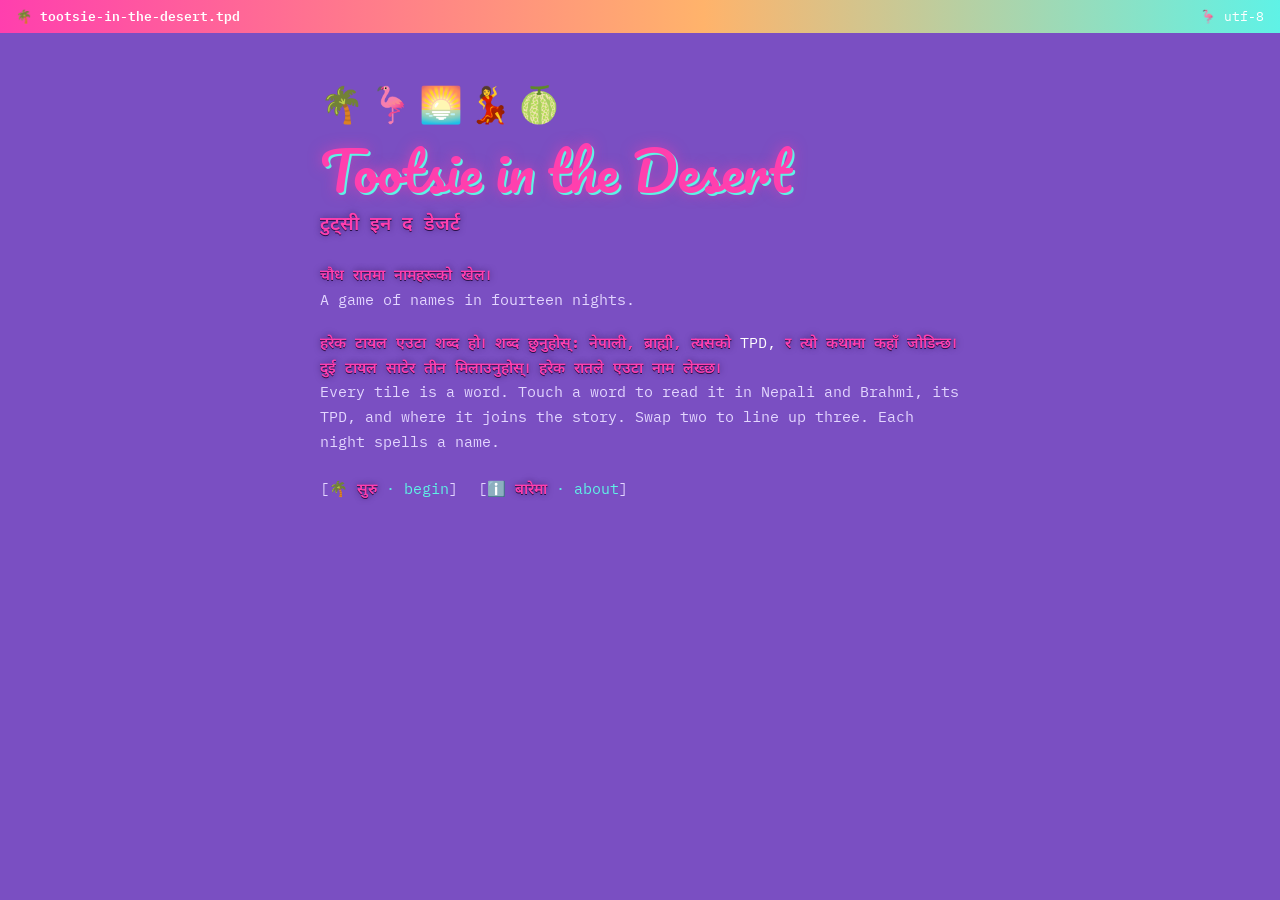
<file: tootsie-in-the-desert/index.html>
<!doctype html>
<html lang="ne">
<head>
<meta charset="utf-8">
<meta name="viewport" content="width=device-width, initial-scale=1, viewport-fit=cover">
<title>Tootsie in the Desert</title>
<link rel="preconnect" href="https://fonts.googleapis.com">
<link rel="preconnect" href="https://fonts.gstatic.com" crossorigin>
<link rel="stylesheet" href="https://fonts.googleapis.com/css2?family=IBM+Plex+Mono:ital,wght@0,400;0,600;1,400&family=Pacifico&family=Noto+Sans+Brahmi&family=Noto+Sans+Devanagari:wght@400;600&display=swap">
<style>
/* Layout: a plain text editor, painted Miami, on jacaranda purple. One column.
   A single deliberate look in every theme: the jacaranda does not change at night. */
:root {
  --paper: #7a4fc2;     /* jacaranda purple */
  --ink: #ffffff;
  --faint: #e3d6ff;
  --rule: #9672d6;
  --gutter: #6a41b2;    /* deeper jacaranda: inputs, the bar of goals */
  --mark: #5ff2e6;      /* aqua: commands, the cursor */
  --aqua: #5ff2e6;
  --sun: #ffb36b;       /* sunset */
  --pink: #ff3fae;      /* hot pink: every Devanagari letter */
  --shade: #2a0f4a;     /* outline under the pink */
  --on-neon: #ffffff;
  --font: "IBM Plex Mono", "Noto Sans Devanagari", ui-monospace, "SF Mono", Menlo, Consolas, monospace;
  color-scheme: dark;
}
[hidden] { display: none !important; }
html, body { height: 100%; }
body { margin: 0; background: var(--paper); color: var(--ink); font: 400 15px/1.65 var(--font); }
.bar {
  position: sticky; top: env(safe-area-inset-top, 0px); z-index: 2;
  background: linear-gradient(90deg, var(--pink), var(--sun) 55%, var(--aqua));
  padding-inline: 16px; padding-block: 6px;
  font-size: 0.8rem; color: var(--on-neon); display: flex; justify-content: space-between; gap: 12px;
}
.bar b { color: var(--on-neon); font-weight: 600; }
.wrap { max-width: 640px; margin: 0 auto; padding-inline: 16px; padding-block: 24px 64px; }
section[id] { display: flex; flex-direction: column; gap: 1.2em; }
h1, h2, h3, p, blockquote, ul, ol { margin: 0; }
h1, h2 { font-size: 1rem; font-weight: 600; }
h1 .en, h2 .en { font-weight: 400; }
h1::before, h2::before { content: "# "; color: var(--faint); font-weight: 400; }
.meta { color: var(--faint); }
.dim { opacity: 0.3; }

/* commands look like text you can click */
.cmd {
  font: inherit; color: var(--mark); background: none; border: 0; padding: 4px 0; cursor: pointer;
  min-height: 32px; text-align: left;
}
.cmd::before { content: "["; color: var(--faint); }
.cmd::after { content: "]"; color: var(--faint); }
.cmd:hover { text-decoration: underline; color: var(--aqua); }
.cmds { display: flex; flex-wrap: wrap; gap: 4px 20px; }
button:focus-visible, input:focus-visible, #board:focus-visible { outline: 1px dashed var(--mark); outline-offset: 3px; }

/* nights: a file listing */
.night-list { list-style: none; padding: 0; display: flex; flex-direction: column; }
.night {
  width: 100%; display: grid; grid-template-columns: 1.6em 1fr auto; gap: 10px; align-items: baseline;
  font: inherit; color: var(--ink); background: none; border: 0; border-bottom: 1px solid var(--rule);
  padding: 8px 0; text-align: left; cursor: pointer;
}
.night:hover:not(:disabled) .night-title { color: var(--mark); text-decoration: underline; }
.night:disabled { color: var(--faint); cursor: default; }
.night-text { min-width: 0; display: flex; flex-direction: column; }
.night-text .eyebrow { color: var(--faint); font-size: 0.8rem; }
.night-stars, .stars { color: var(--faint); letter-spacing: 0.1em; }

/* passages */
.passage { display: flex; flex-direction: column; gap: 1em; }
.passage.quiet { color: var(--faint); }
.stamp { font-size: 0.8rem; color: var(--faint); }
.hint { color: var(--faint); }
.hint::before { content: "// "; }
.eyebrow { color: var(--faint); }
.display { font-size: 1rem; font-weight: 600; }
.lede { color: var(--faint); }

/* play */
.hud { display: flex; justify-content: space-between; align-items: baseline; gap: 12px; flex-wrap: wrap; }
.goals { list-style: none; padding: 0; display: flex; flex-wrap: wrap; gap: 4px 16px; }
.goal { font-variant-numeric: tabular-nums; }
.goal .em { font-size: 1.15rem; margin-right: 4px; }
.goal.met { color: var(--faint); text-decoration: line-through; }
#moves { font-variant-numeric: tabular-nums; }
#board {
  --cell: 40px;
  position: relative; width: 100%; max-width: 440px; aspect-ratio: 1 / 1; margin: 0 auto;
  border: 2px solid var(--pink); border-radius: 6px; touch-action: none; user-select: none; -webkit-user-select: none; overflow: hidden;
  box-shadow: 4px 4px 0 var(--aqua);
  background-image: linear-gradient(var(--rule) 1px, transparent 1px), linear-gradient(90deg, var(--rule) 1px, transparent 1px),
    linear-gradient(180deg, color-mix(in srgb, var(--shade) 30%, var(--paper)), color-mix(in srgb, var(--shade) 45%, var(--paper)));
  background-size: calc(100% / 8) calc(100% / 8), calc(100% / 8) calc(100% / 8), 100% 100%;
}
#board.knock { animation: knock 0.45s; }
@keyframes knock { 20%, 60% { transform: translateX(-4px); } 40%, 80% { transform: translateX(4px); } }
#overlays, #tiles { position: absolute; inset: 0; }
.ov, .tile, #cursor { position: absolute; left: 0; top: 0; width: var(--cell); height: var(--cell); }
.ov { display: grid; place-items: center; font-size: calc(var(--cell) * 0.8); opacity: 0.18; }
.tile { display: grid; place-items: center; transition: transform 0.2s ease-out; will-change: transform; }
.tile .em { font-size: calc(var(--cell) * 0.62); line-height: 1; transition: transform 0.2s, opacity 0.2s; }
.em.purple { filter: hue-rotate(190deg) saturate(1.5); }
.tile.sel::before { content: ""; position: absolute; inset: 1px; background: color-mix(in srgb, var(--mark) 18%, transparent); }
.tile.pop .em { transform: scale(1.4); opacity: 0; }
.tile.nope .em { animation: nope 0.24s; }
@keyframes nope { 50% { transform: translateX(3px); } }
.tile.born .em { animation: born 0.4s; }
@keyframes born { 0% { transform: scale(0.5); } }
.tile.whisper .em { animation: whisper 0.6s; }
@keyframes whisper { 0% { opacity: 0.1; } }
.tile.hid .em { font-family: var(--font); color: var(--faint); font-size: calc(var(--cell) * 0.4); }
.tile.special::after { content: ""; position: absolute; inset: 2px; border: 1px solid var(--mark); }
.badge { position: absolute; font-size: calc(var(--cell) * 0.24); right: 3px; bottom: 1px; }
.badge-v { transform: rotate(90deg); }
#cursor { border: 1px dashed var(--mark); pointer-events: none; }
.toast {
  position: fixed; left: 16px; right: 16px; bottom: calc(12px + env(safe-area-inset-bottom, 0px));
  max-width: 608px; margin: 0 auto; background: var(--gutter); border: 1px solid var(--rule); color: var(--ink);
  padding: 8px 12px; font-size: 0.85rem; opacity: 0; pointer-events: none; transition: opacity 0.2s; z-index: 5;
}
.toast::before { content: "> "; color: var(--faint); }
.toast.on { opacity: 1; }

/* Devanagari, hot pink, everywhere */
.dev { color: var(--pink); font-weight: 600; text-shadow: 0 1px 0 var(--shade), 0 0 6px color-mix(in srgb, var(--shade) 60%, transparent); }
.cmd .dev { color: var(--pink); }

/* Miami */
.marquee { display: flex; flex-direction: column; gap: 0.4em; padding-block: 1.2em 0.4em; }
.palms { font-size: 2.2rem; letter-spacing: 0.15em; }
.neon {
  font-family: "Pacifico", cursive; font-weight: 400; font-size: clamp(2.2rem, 11vw, 3.4rem); line-height: 1.15;
  color: var(--pink); text-shadow: 2px 2px 0 var(--aqua), 0 0 14px color-mix(in srgb, var(--pink) 60%, transparent); margin: 0;
}
.neon::before { content: none; }
.marquee .ne-title { font-size: 1.2rem; font-weight: 600; }
.tap { color: var(--aqua); font-size: 0.85rem; }

/* the exact opposite */
.flip { background: color-mix(in srgb, var(--aqua) 22%, transparent); border-bottom: 1px dashed var(--aqua); }
#storyText p, #resultCard .passage p, #ending .passage p, .w-lines li, .vtext { cursor: pointer; }
.flipped { box-shadow: -3px 0 0 var(--aqua); padding-left: 8px; }
.flipped::after { content: "GENERATED · उल्टो"; display: block; font-size: 0.72rem; color: var(--aqua); margin-top: 2px; }

/* English beside Nepali */
.en { color: var(--faint); font-weight: 400; }
h2 .en::before { content: "· "; }
.night-title { font-weight: 600; }
.night-en { color: var(--faint); font-size: 0.85rem; }
.ne { font-size: 1.15rem; }
.w-branches { list-style: none; padding: 0; display: flex; flex-direction: column; gap: 0.25em; font-size: 0.85rem; }
.kind { color: var(--aqua); }
.kind::after { content: ":"; color: var(--faint); }

/* the word panel */
.word-panel { border-top: 1px solid var(--rule); border-bottom: 1px solid var(--rule); padding-block: 0.8em; display: flex; flex-direction: column; gap: 0.5em; min-height: 6.5em; }
.w-head { display: flex; align-items: baseline; gap: 0.6em; flex-wrap: wrap; }
.w-head .em { font-size: 1.4rem; }
.brahmi { font-family: "Noto Sans Brahmi", var(--font); font-size: 1.35rem; color: var(--mark); }
.w-tpd { font-size: 0.85rem; }
.w-lines { list-style: none; padding: 0; display: flex; flex-direction: column; gap: 0.5em; }
.w-lines li::before { content: "- "; color: var(--faint); }
.w-lines .meta { font-size: 0.8rem; }
mark { background: color-mix(in srgb, var(--mark) 22%, transparent); color: inherit; }

/* result */
.rebus { font-size: 2.6rem; line-height: 1.1; display: flex; gap: 0.15em; flex-wrap: wrap; }
.versions { display: flex; flex-direction: column; gap: 1.2em; border-top: 1px solid var(--rule); padding-top: 1.2em; }
.versions h3 { font-size: 1rem; font-weight: 600; }
.versions h3::before { content: "## "; color: var(--faint); font-weight: 400; }
.vlabel { font-weight: 600; }
.vgroup ul { list-style: none; padding: 0; display: flex; flex-direction: column; gap: 0.5em; margin-top: 0.3em; }
.vgroup li { display: flex; flex-direction: column; }
.vgroup li .vtext::before { content: "- "; color: var(--faint); }
.vsrc { color: var(--faint); font-size: 0.8rem; padding-left: 2ch; }
.actions { display: flex; flex-wrap: wrap; gap: 4px 20px; }

/* finale */
.field { display: flex; flex-direction: column; gap: 4px; }
.field label { color: var(--faint); }
.field input { font: inherit; color: var(--ink); background: var(--gutter); border: 1px solid var(--rule); padding: 8px 10px; width: 100%; box-sizing: border-box; }
.picked { font-size: 1.8rem; min-height: 2.2rem; }
.picked .dim { font-size: 0.9rem; opacity: 1; color: var(--faint); }
.emoji-pick { display: grid; grid-template-columns: repeat(auto-fill, minmax(40px, 1fr)); border-top: 1px solid var(--rule); border-left: 1px solid var(--rule); }
.pick { aspect-ratio: 1; background: none; border: 0; border-right: 1px solid var(--rule); border-bottom: 1px solid var(--rule); font-size: 1.3rem; cursor: pointer; padding: 0; }
.pick.on { background: color-mix(in srgb, var(--mark) 20%, transparent); }

.about-list { padding-left: 0; list-style: none; }
.about-list li::before { content: "- "; color: var(--faint); }
.stamps { display: grid; grid-template-columns: auto 1fr; gap: 6px 14px; margin: 0; }
.stamps dt { color: var(--mark); }
.stamps dd { margin: 0; }

@media (prefers-reduced-motion: reduce) {
  .tile, .tile .em, .toast { transition-duration: 0.01s; }
  #board.knock { animation: none; }
}
</style>
</head>
<body>
<div class="bar"><b>🌴 tootsie-in-the-desert.tpd</b><span>🦩 utf-8</span></div>
<main class="wrap">

  <section id="title">
    <div class="marquee">
      <p class="palms" aria-hidden="true">🌴🦩🌅💃🍈</p>
      <h1 class="neon">Tootsie in the Desert</h1>
      <p class="ne-title">टुट्सी इन द डेजर्ट</p>
    </div>
    <p>चौध रातमा नामहरूको खेल।<br><span class="en">A game of names in fourteen nights.</span></p>
    <p>हरेक टायल एउटा शब्द हो। शब्द छुनुहोस्: नेपाली, ब्राह्मी, त्यसको TPD, र त्यो कथामा कहाँ जोडिन्छ। दुई टायल साटेर तीन मिलाउनुहोस्। हरेक रातले एउटा नाम लेख्छ।<br>
    <span class="en">Every tile is a word. Touch a word to read it in Nepali and Brahmi, its TPD, and where it joins the story. Swap two to line up three. Each night spells a name.</span></p>
    <div class="cmds">
      <button class="cmd" data-go="nights">🌴 सुरु · begin</button>
      <button class="cmd" data-go="about">ℹ️ बारेमा · about</button>
    </div>
  </section>

  <section id="nights" hidden>
    <div class="hud"><h2>🌙 रातहरू <span class="en">Nights</span></h2><button class="cmd" data-go="title">↩️ फर्क · back</button></div>
    <ol class="night-list" id="nightList"></ol>
  </section>

  <section id="story" hidden>
    <div class="hud"><span class="meta" id="storyEyebrow"></span><button class="cmd" data-go="nights">↩️ फर्क · back</button></div>
    <h2 id="storyTitle"></h2>
    <p class="meta">📜 मूल अङ्ग्रेजीमा · in the original English</p>
    <p class="tap">👆 पाठ छुनुहोस्, ठ्याक्कै उल्टो पाउनुहोस् · tap the text for its exact opposite</p>
    <blockquote class="passage">
      <div id="storyText" class="passage"></div>
      <footer class="stamp">SOURCED · TPD <span id="storySrc"></span></footer>
    </blockquote>
    <p class="hint" id="storyHint"></p>
    <div class="cmds"><button class="cmd" id="playBtn">▶️ खेल · play</button></div>
  </section>

  <section id="play" hidden>
    <div class="hud">
      <span><span class="meta" id="playEyebrow"></span> <span id="playTitle"></span></span>
      <span><span id="moves">०</span> <span class="meta">👣 चाल · moves</span></span>
    </div>
    <ul class="goals" id="goals" aria-label="Goals"></ul>
    <div id="board" tabindex="0" role="application" aria-label="Game board. Arrow keys move, Enter selects, then an arrow swaps.">
      <div id="overlays"></div>
      <div id="tiles"></div>
      <div id="cursor" hidden></div>
    </div>
    <div id="wordPanel" class="word-panel" aria-live="polite"></div>
    <p class="hint" id="playHint"></p>
    <div class="hud">
      <span class="meta">⭐ अङ्क · score <span id="score">०</span></span>
      <span class="cmds"><button class="cmd" id="restartBtn">🔁 फेरि · restart</button><button class="cmd" data-go="nights">🌙 रातहरू · nights</button></span>
    </div>
  </section>

  <section id="result" hidden>
    <div id="resultCard" style="display:flex;flex-direction:column;gap:1.2em"></div>
  </section>

  <section id="finale" hidden>
    <h2>✍️ तपाईंको नाम <span class="en">Your name</span></h2>
    <form id="nameForm" style="display:flex;flex-direction:column;gap:1.2em">
      <div class="field">
        <label for="yourName">नाम · name</label>
        <input id="yourName" name="yourName" autocomplete="given-name" maxlength="40" placeholder="Habibi">
      </div>
      <div class="field">
        <label>इमोजीमा, तीनसम्म · in emoji, up to three</label>
        <div class="picked" id="picked"></div>
        <div class="emoji-pick" id="emojiPick"></div>
      </div>
      <div class="cmds"><button class="cmd" type="submit">✍️ लेख · write</button></div>
    </form>
    <div id="ending" hidden style="display:flex;flex-direction:column;gap:1.2em"></div>
  </section>

  <section id="about" hidden>
    <div class="hud"><h2>ℹ️ बारेमा <span class="en">About</span></h2><button class="cmd" data-go="title">↩️ फर्क · back</button></div>
    <p>हरेक अंश एउटा TPD बाट आएको हो। सबै संस्करण एउटै कथा हुन्। TPD हरू फरक परे, सबै संस्करण सँगै राखिएका छन्।<br>
    <span class="en">Every passage comes from a TPD. All versions are one story. Where TPDs disagree, every version is kept and shown side by side.</span></p>
    <p>हरेक टायल एउटा शब्द हो: नेपालीमा, ब्राह्मीमा, अरू भाषामा, उस्तै आवाजमा, र गलत सुनिएको रूपमा पनि। गलत अनुवाद पनि शब्दको TPD हो।<br>
    <span class="en">Every tile is a word: in Nepali, in Brahmi, in other languages, in words that sound the same, and as it gets misheard. A mistranslation is part of the word's TPD too.</span></p>
    <p>👆 कुनै पनि पाठ छुनुहोस्, ठ्याक्कै उल्टो बन्छ। फेरि छुनुहोस्, फर्किन्छ। उल्टो पाठ GENERATED हो।<br>
    <span class="en">Tap any text and it becomes its exact opposite. Tap again and it comes back. The opposite is GENERATED; the TPD is underneath.</span></p>
    <p class="meta">TPDs in this game:</p>
    <ul class="about-list">
      <li>V1</li>
      <li>May 2023</li>
      <li>khakis, hydrant, coat, polaris, habibi, desalination, lavender, musalla, argan, flamingo, mirror, gomorrah, cigarette, loofah, rayon</li>
      <li>note, 27 March 2013</li>
    </ul>
    <dl class="stamps">
      <dt>SOURCED</dt><dd>every passage, meaning and version, with its TPD</dd>
      <dt>GENERATED</dt><dd>the game: tiles, emoji names, the order of the nights, ghosts, doors, whispers, unknown tiles; each word's emoji, its Nepali, its Brahmi, its TPD chain and its branches</dd>
    </dl>
  </section>

</main>
<div class="toast" id="toast" role="status" aria-live="polite"></div>
<script src="deva.js"></script>
<script src="seventy.js"></script>
<script src="words.js"></script>
<script src="branches.js"></script>
<script src="nepali.js"></script>
<script src="opposites.js"></script>
<script src="levels.js"></script>
<script src="game.js"></script>
</body>
</html>
</file>
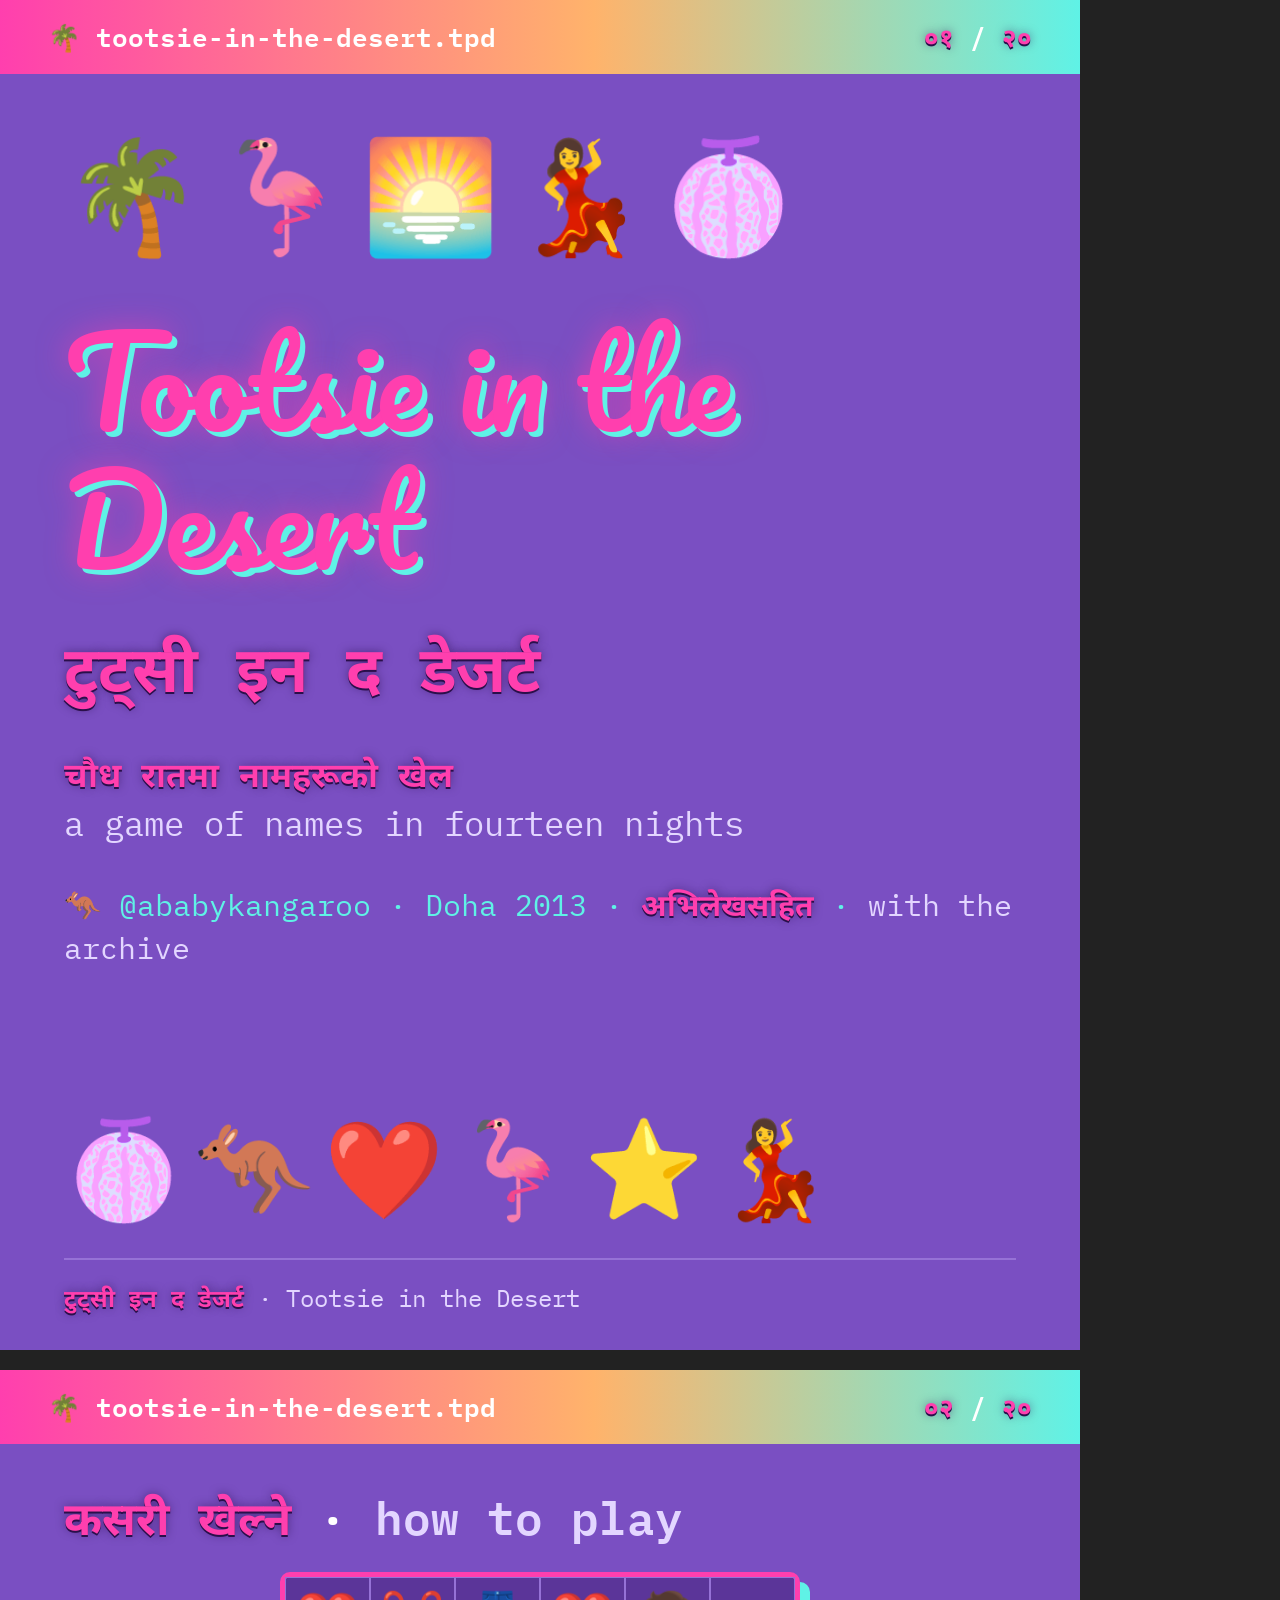
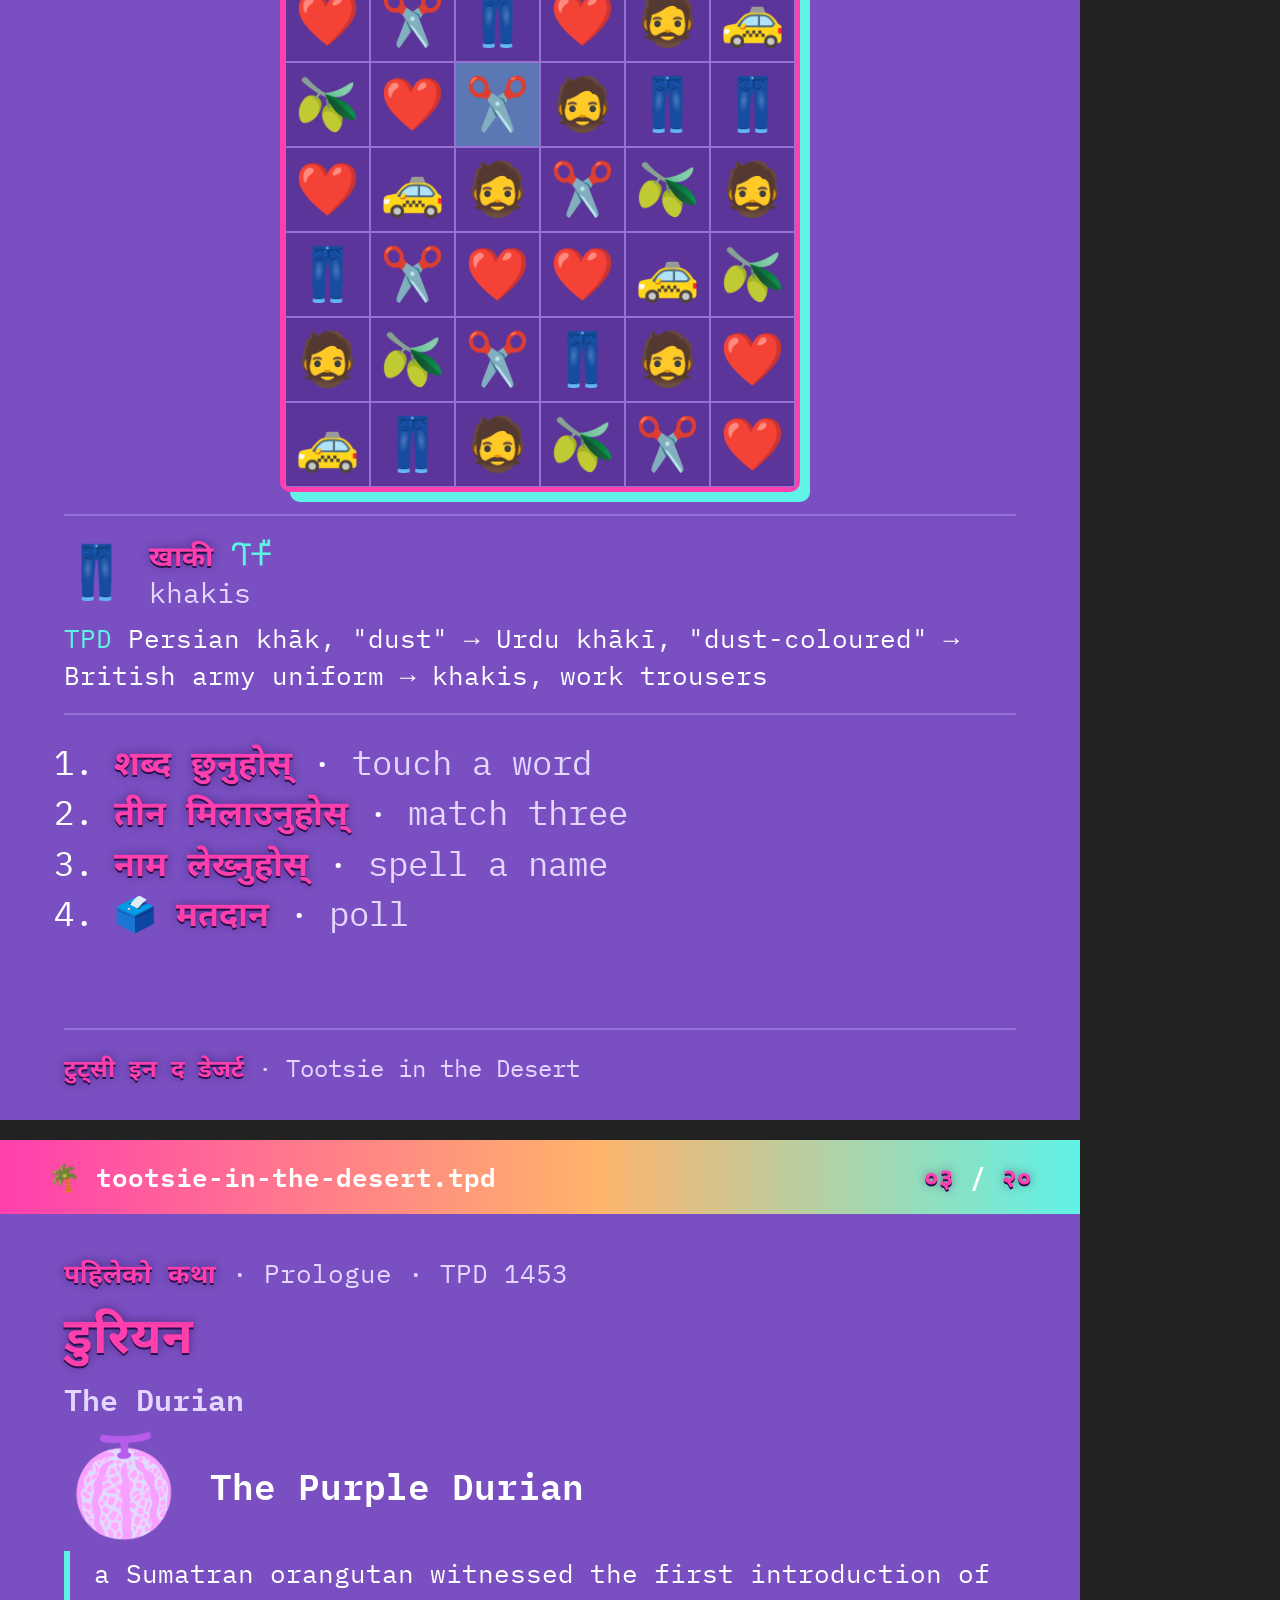
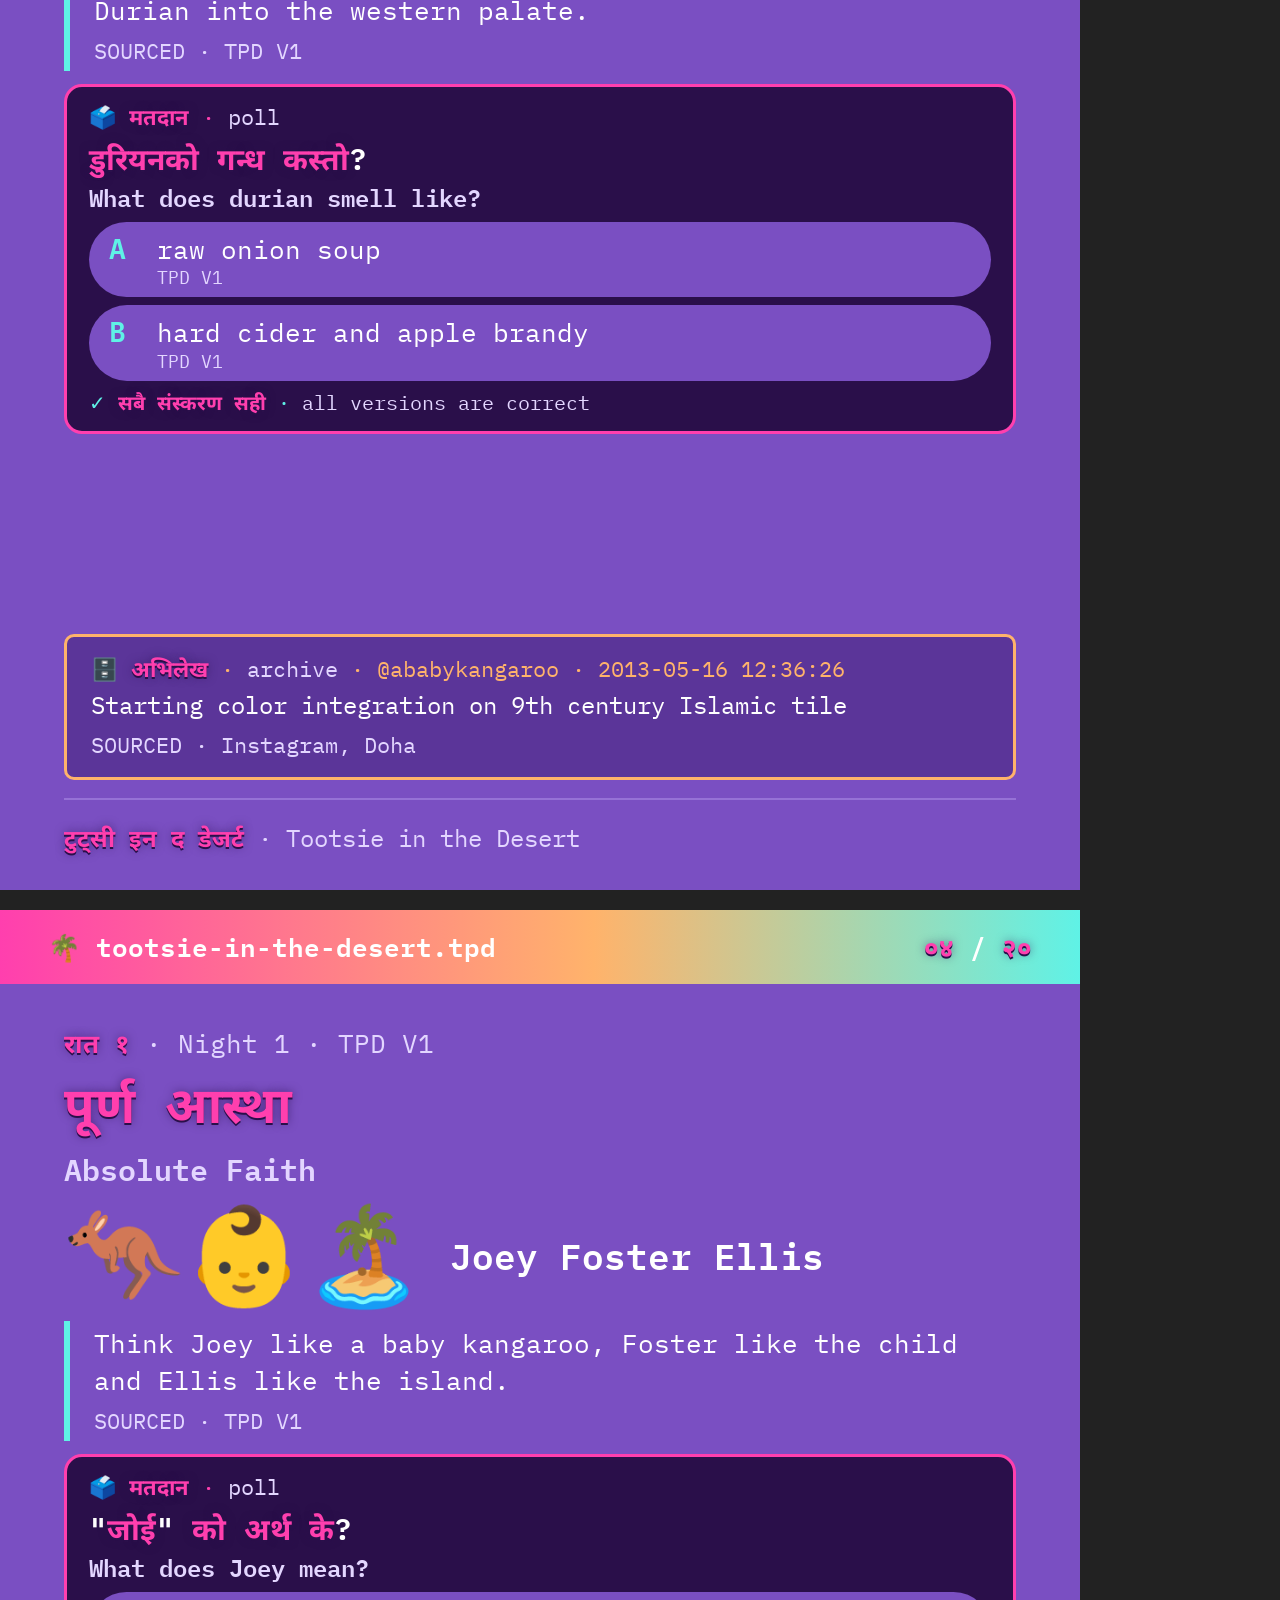
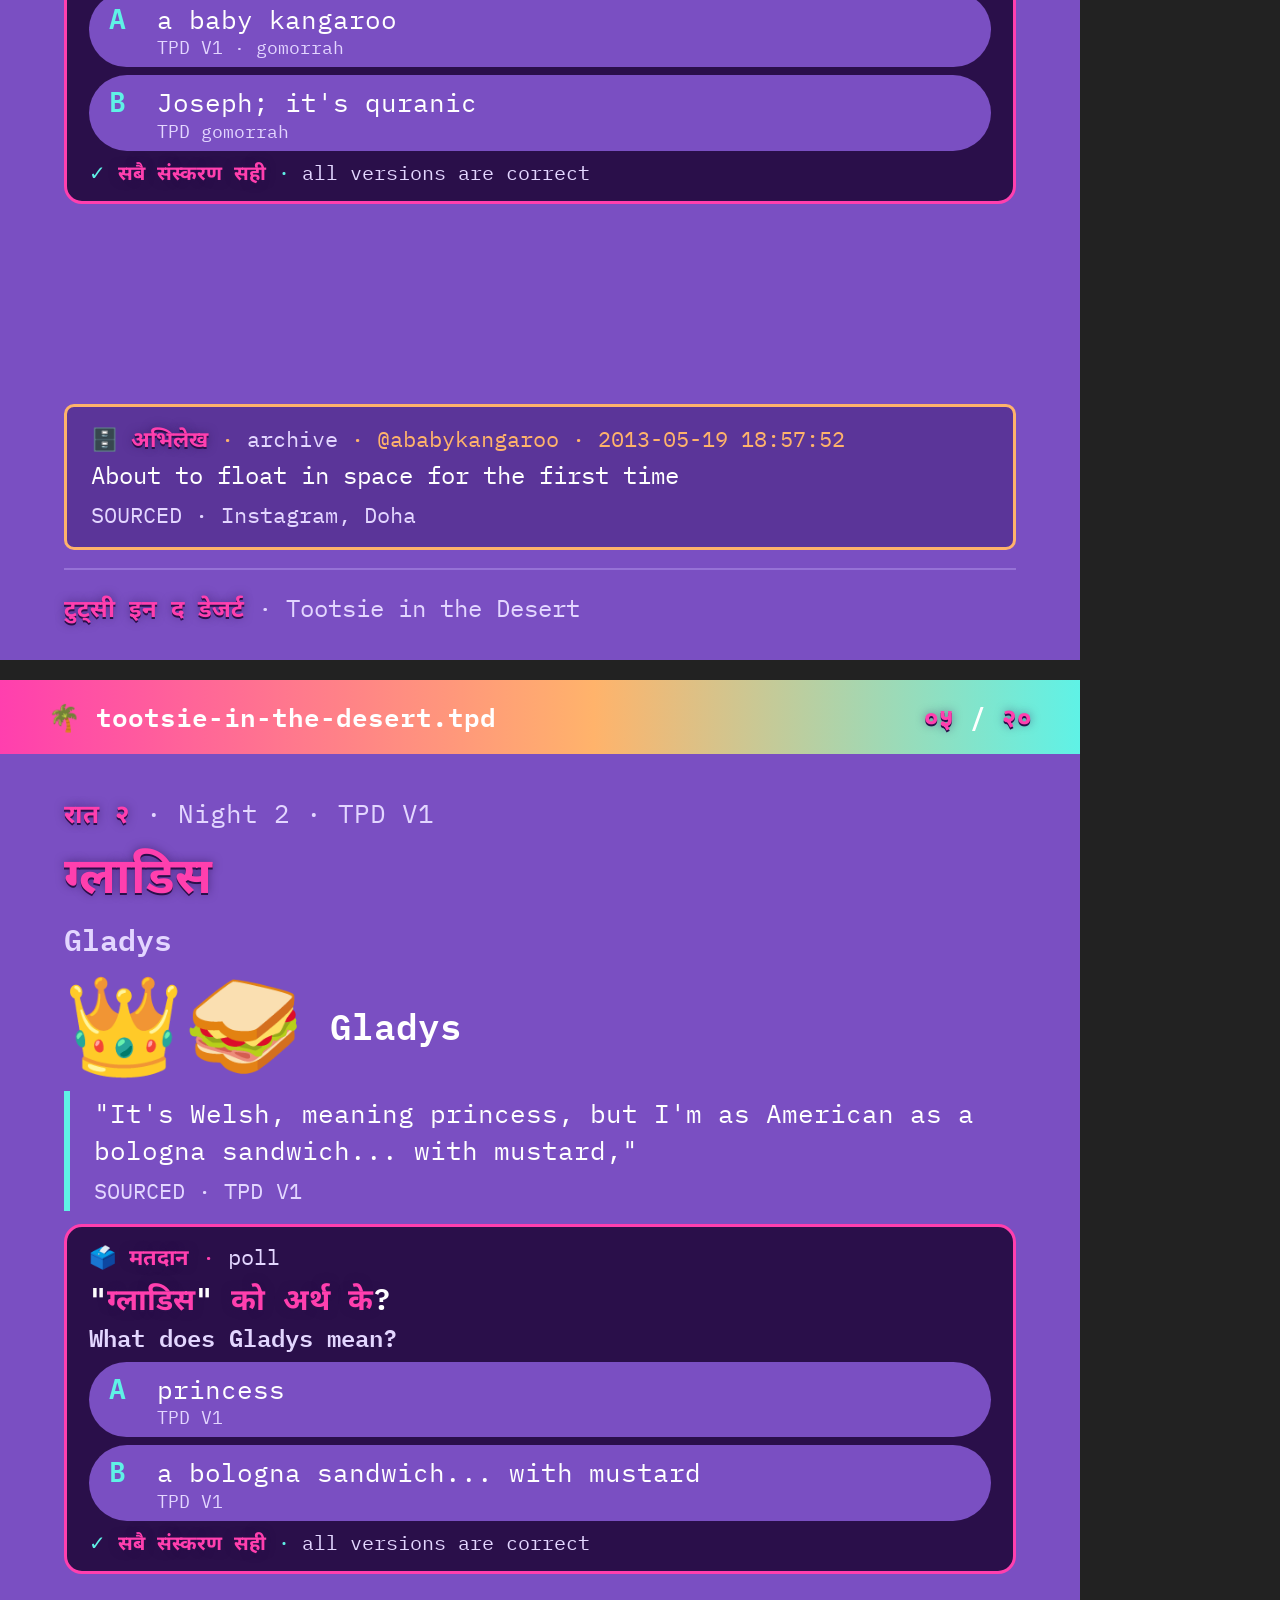
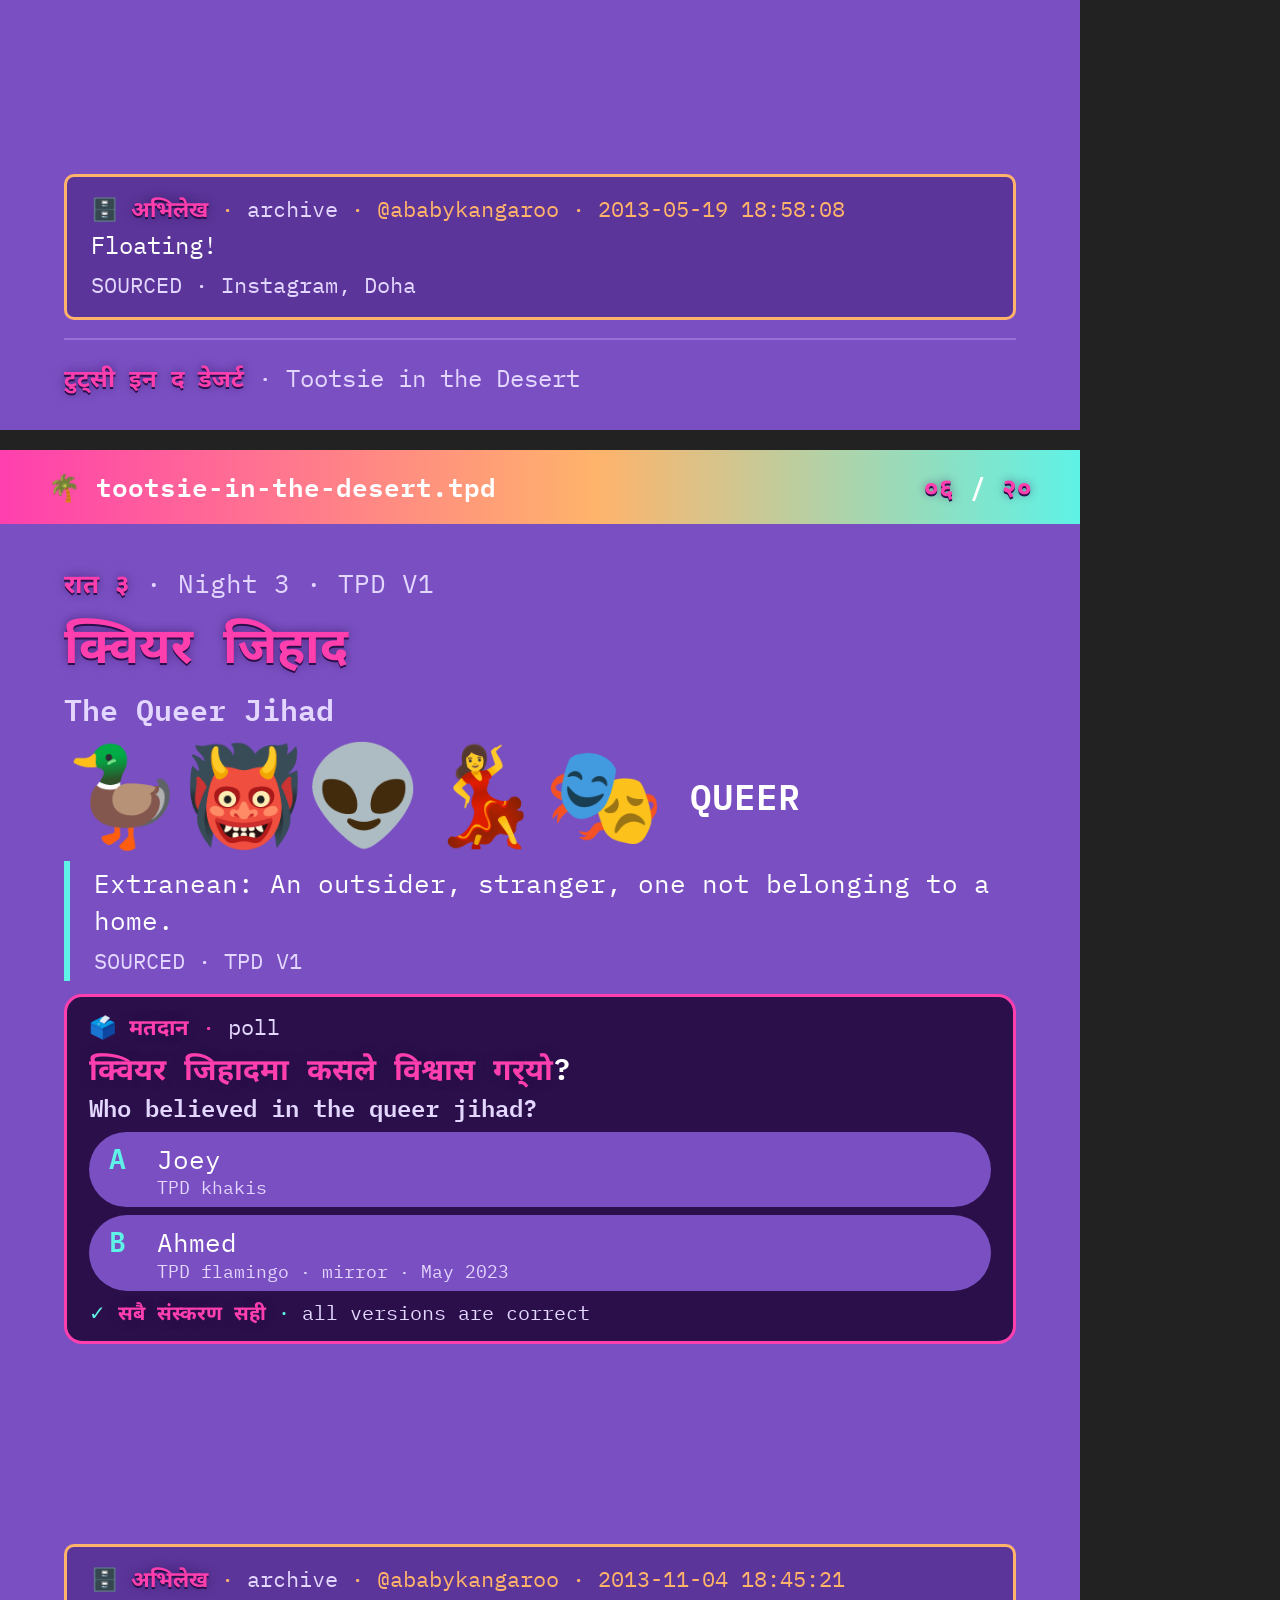
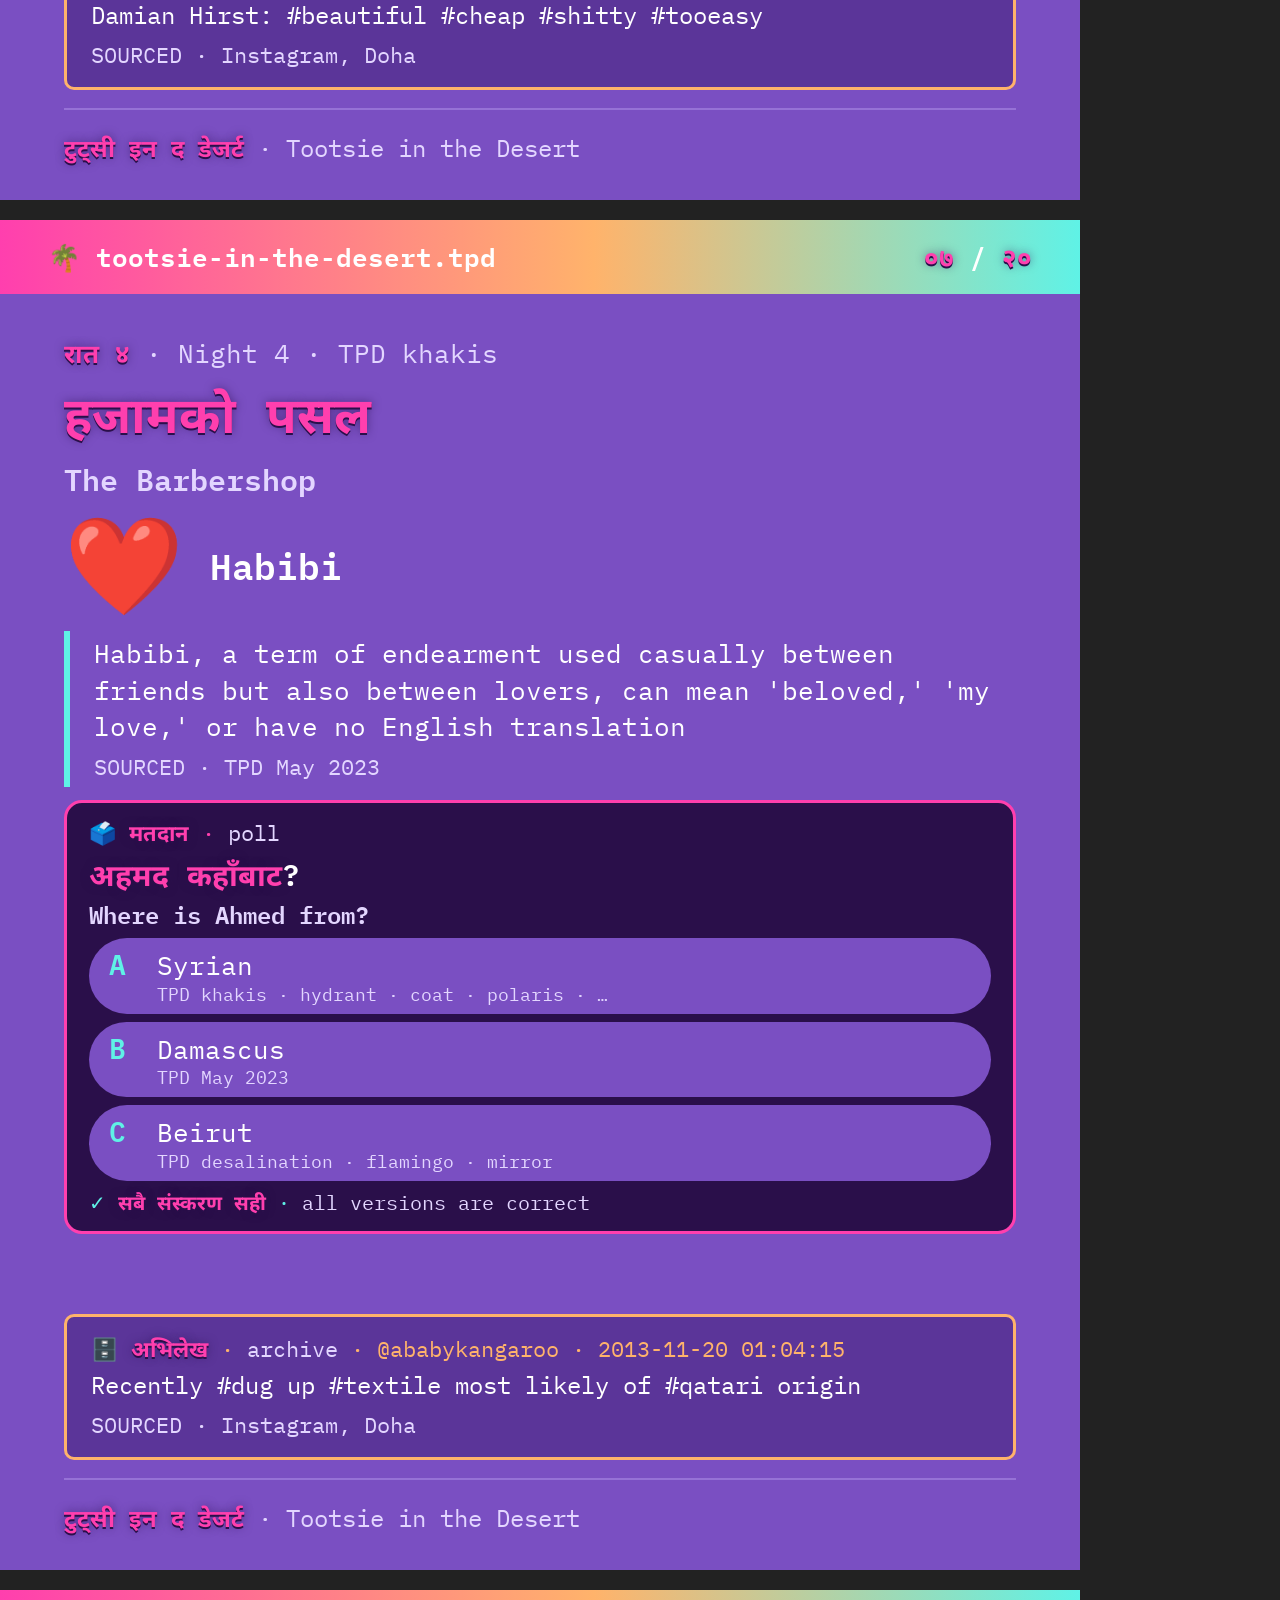
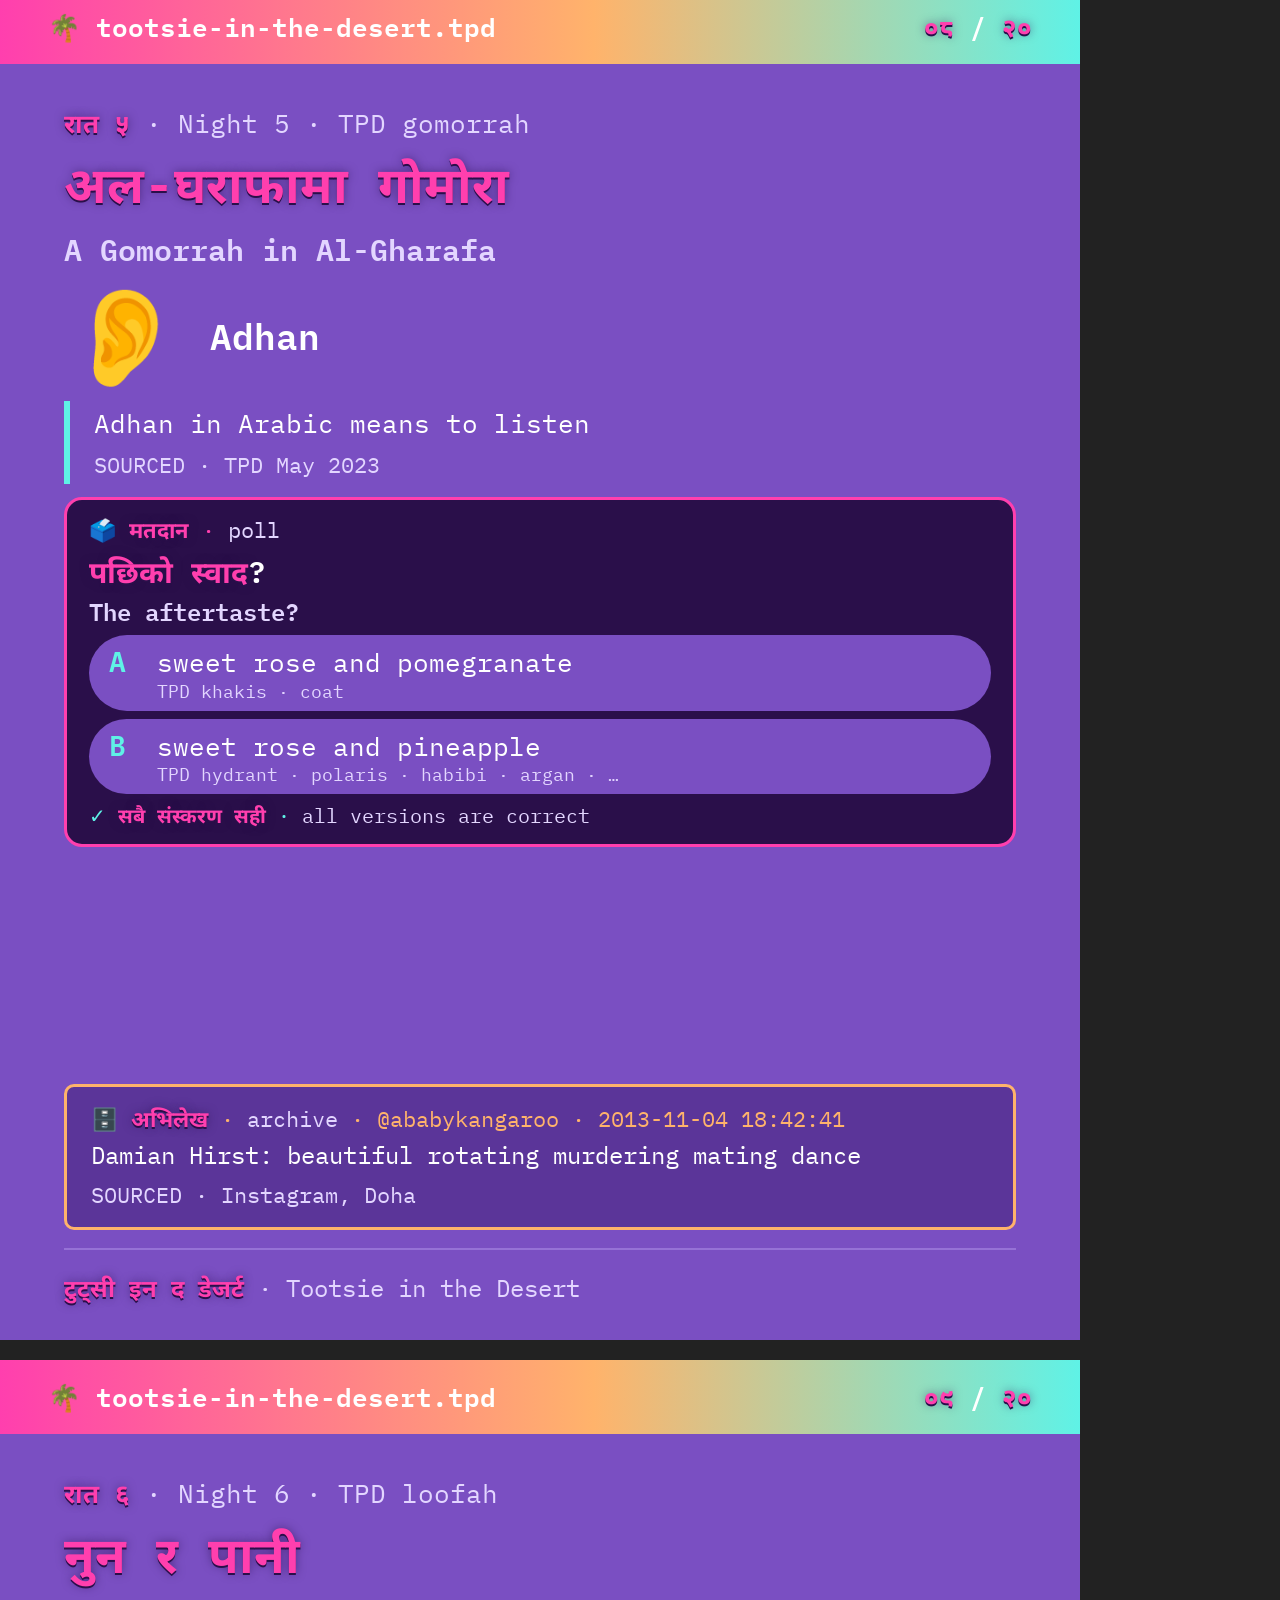
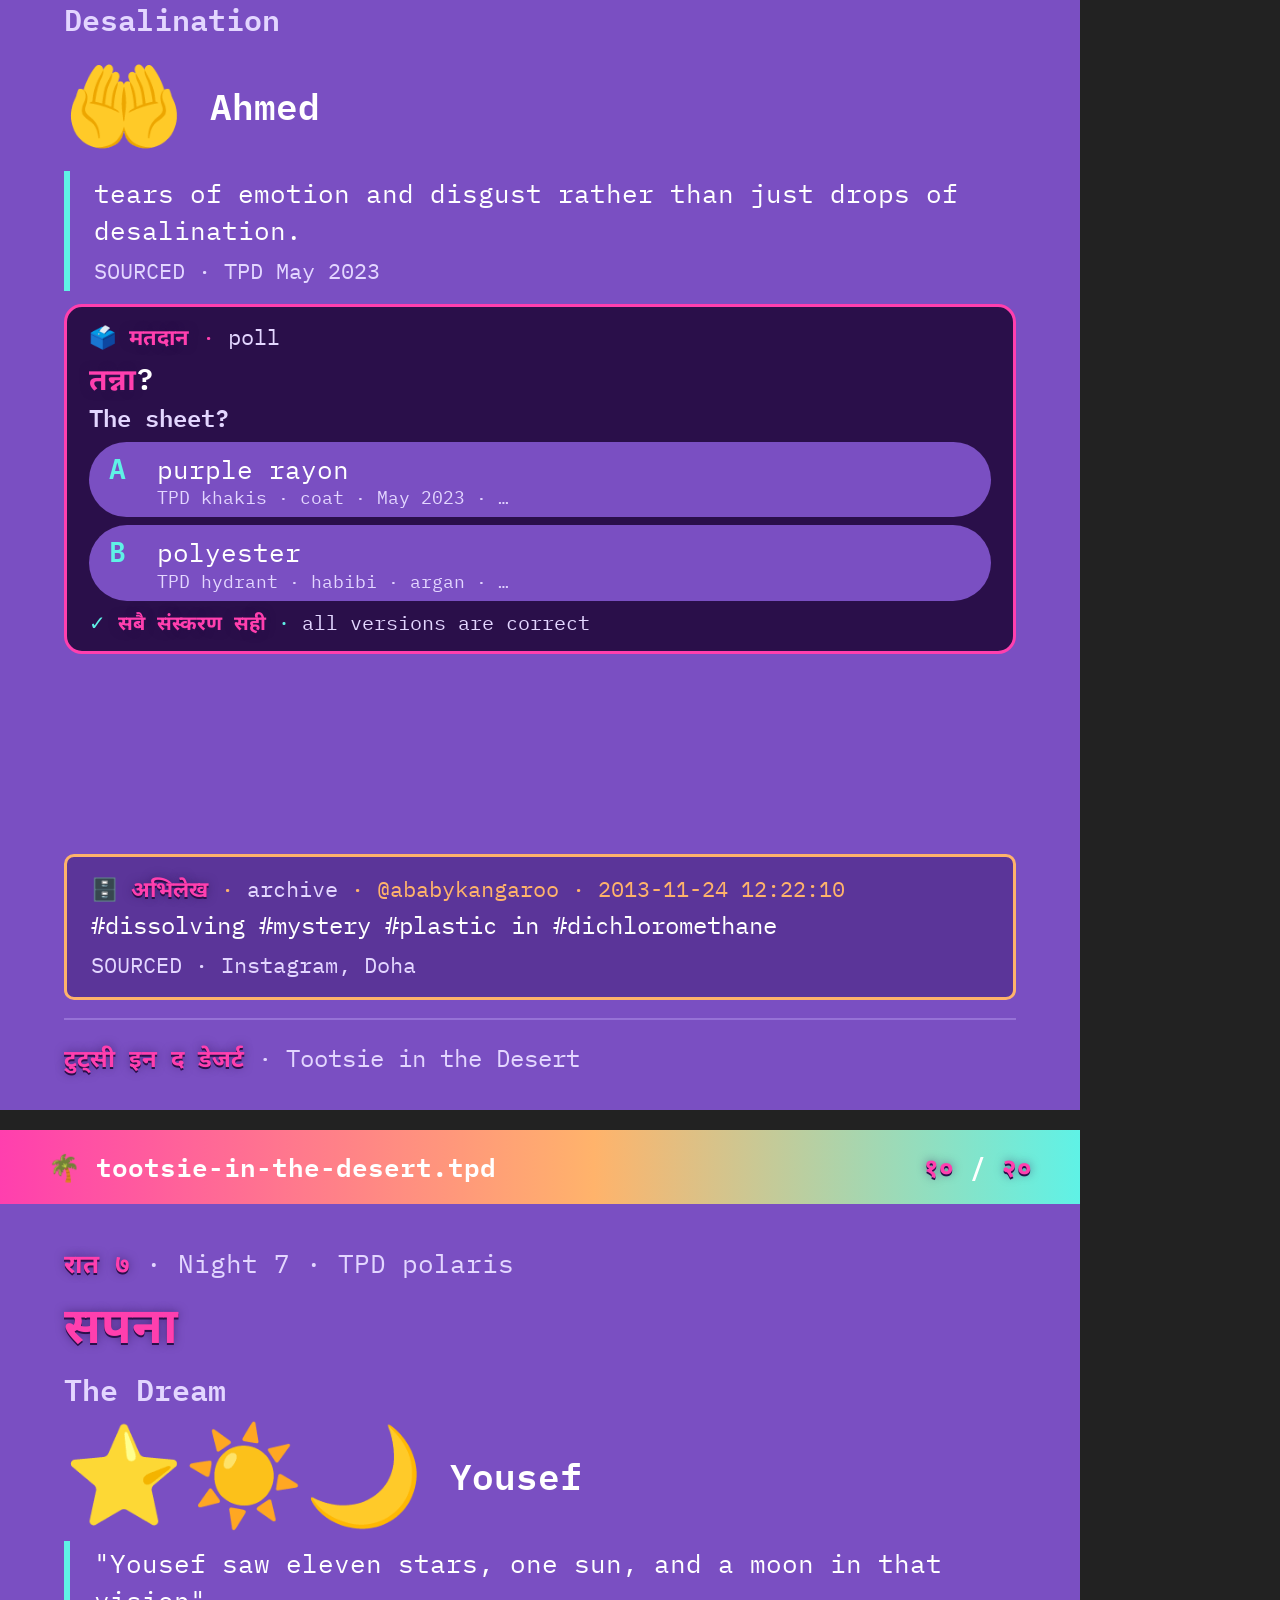
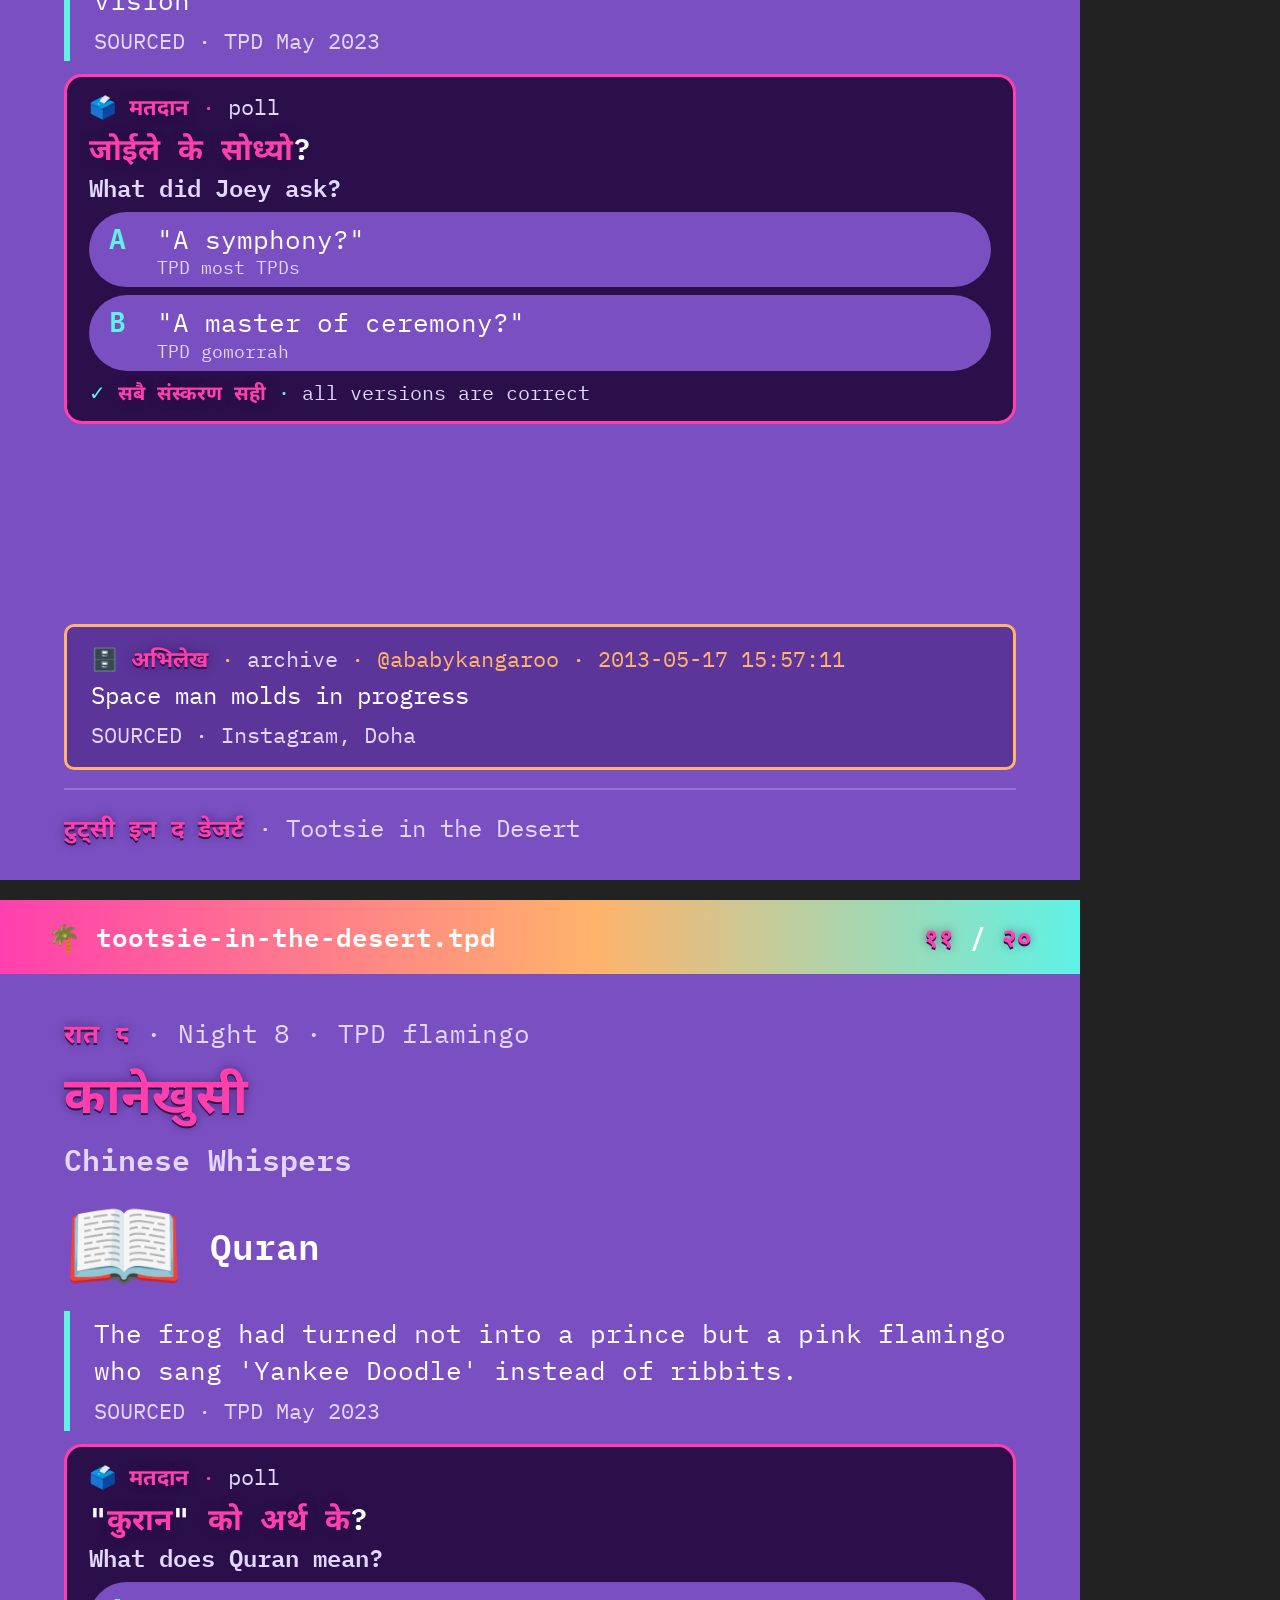
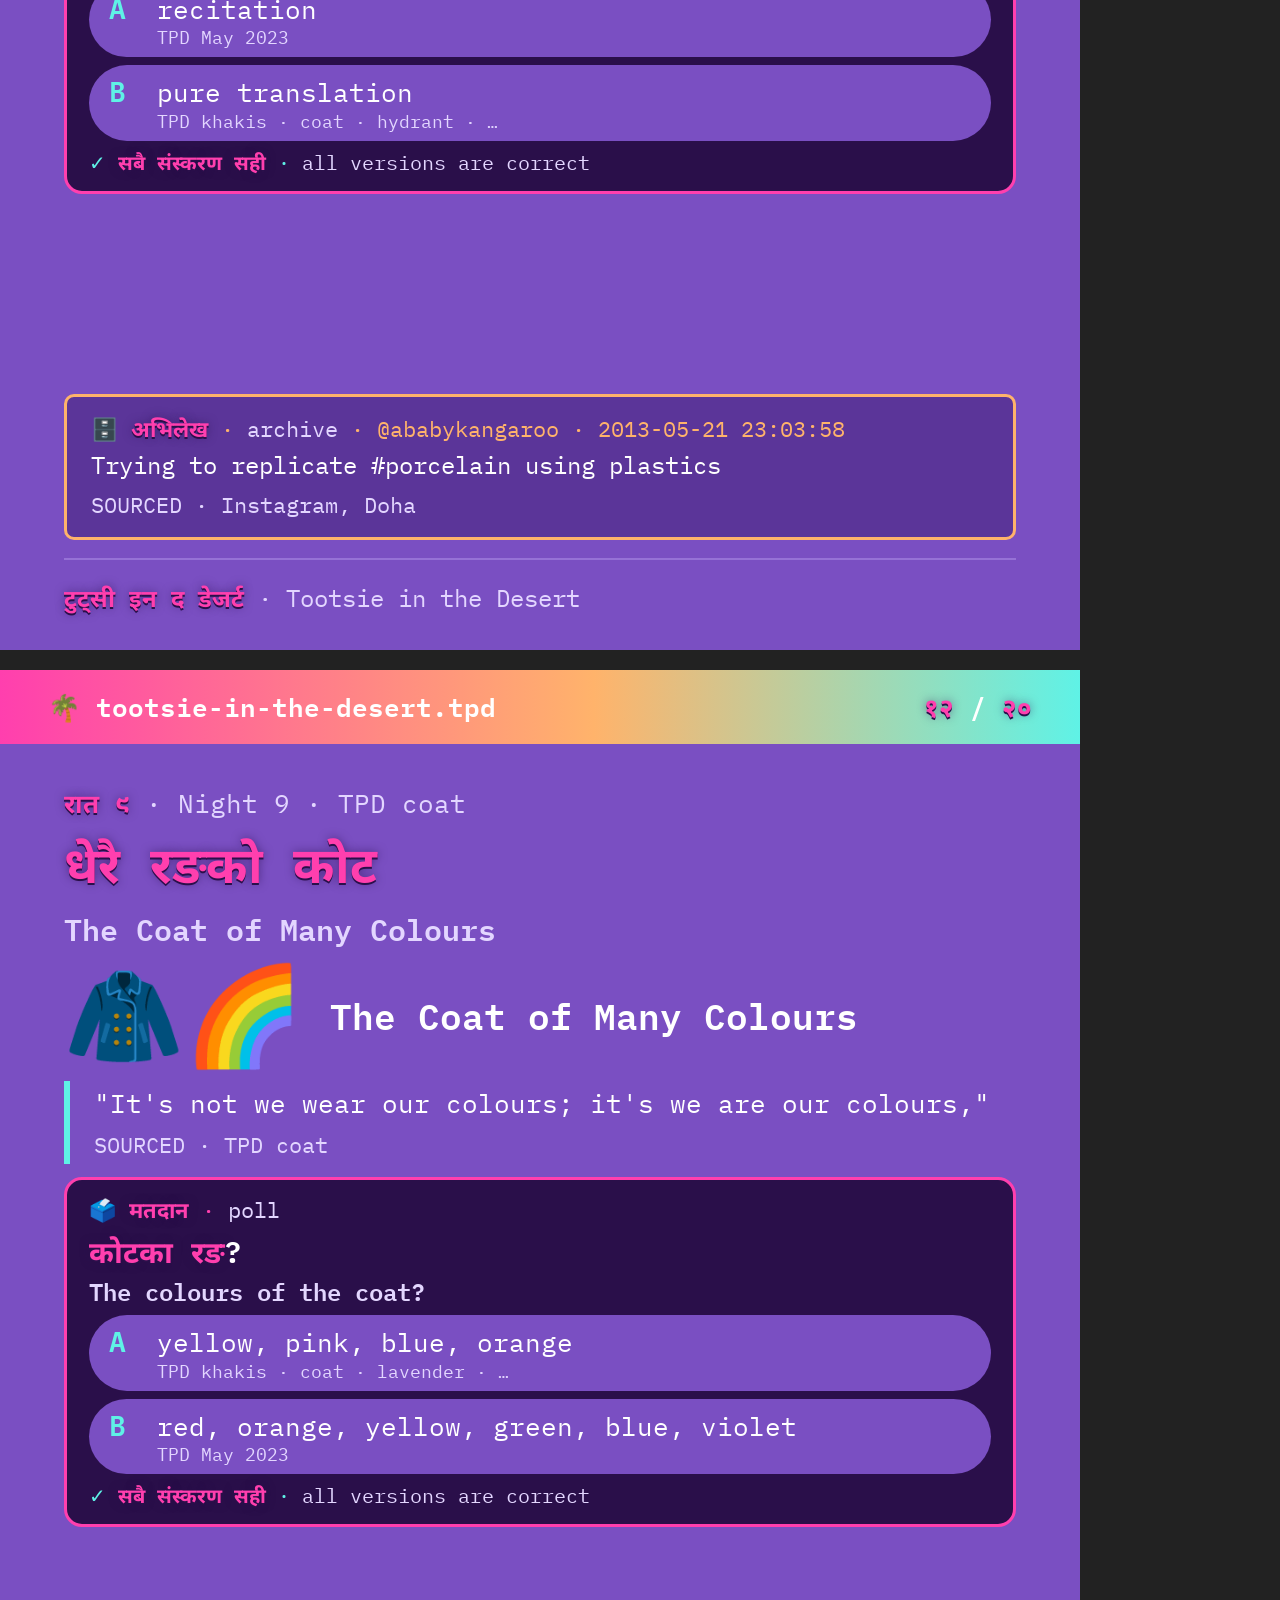
<file: instagram/build.html>
<!doctype html>
<html lang="ne">
<head>
<meta charset="utf-8">
<title>Tootsie in the Desert · Instagram</title>
<link rel="stylesheet" href="fonts/local.css">
<style>
/* Twenty 1080×1350 slides, the game's look: jacaranda purple, Miami neon, hot-pink Devanagari. */
:root {
  --paper: #7a4fc2; --deep: #5b3599; --ink: #ffffff; --faint: #e3d6ff; --rule: #9672d6;
  --aqua: #5ff2e6; --sun: #ffb36b; --pink: #ff3fae; --shade: #2a0f4a;
  --font: "IBM Plex Mono", "Noto Sans Devanagari", monospace;
}
* { box-sizing: border-box; }
body { margin: 0; background: #222; font: 400 30px/1.45 var(--font); color: var(--ink); }
.slide { width: 1080px; height: 1350px; background: var(--paper); position: relative; display: flex; flex-direction: column; overflow: hidden; margin-bottom: 20px; }
.bar { background: linear-gradient(90deg, var(--pink), var(--sun) 55%, var(--aqua)); display: flex; justify-content: space-between; padding: 18px 48px; font-size: 26px; font-weight: 600; }
.body { flex: 1; min-height: 0; overflow: hidden; padding: 40px 64px 18px; display: flex; flex-direction: column; gap: 22px; }
.foot { padding: 20px 64px 34px; font-size: 24px; color: var(--faint); border-top: 2px solid var(--rule); margin: 0 64px; padding-inline: 0; }
p, h1, h2, ul, ol, blockquote { margin: 0; }
.dev { color: var(--pink); font-weight: 700; text-shadow: 0 2px 0 var(--shade), 0 0 10px color-mix(in srgb, var(--shade) 55%, transparent); }
.en { color: var(--ink); font-weight: 400; }
.brahmi { font-family: "Noto Sans Brahmi", var(--font); color: var(--aqua); font-size: 1.15em; }
.em { font-family: "Noto Color Emoji", sans-serif; }
.em.purple { filter: hue-rotate(190deg) saturate(1.5); }
.eyebrow { font-size: 26px; color: var(--faint); }
.neon { font-family: "Pacifico", cursive; font-weight: 400; font-size: 120px; line-height: 1.15; color: var(--pink); text-shadow: 5px 5px 0 var(--aqua), 0 0 30px color-mix(in srgb, var(--pink) 60%, transparent); }
.palms { font-size: 110px; letter-spacing: 12px; }
.big { font-size: 64px; }
.lede { font-size: 34px; color: var(--faint); }
.lede.big { font-size: 46px; color: var(--ink); }
.handle { font-size: 30px; color: var(--aqua); }
.tiles-strip { font-size: 96px; letter-spacing: 10px; margin-top: auto; }
.cover .body { justify-content: center; gap: 34px; }
h2 { font-size: 46px; font-weight: 600; }
.title { font-size: 60px; line-height: 1.15; }
.title .en { font-size: 36px; }
.rebus-row { display: flex; align-items: center; gap: 26px; flex-wrap: wrap; }
.rebus { font-size: 96px; line-height: 1.05; }
.name { font-size: 36px; font-weight: 600; }
.words { display: flex; flex-direction: column; gap: 8px; }
.w { display: flex; align-items: center; gap: 20px; font-size: 28px; line-height: 1.25; }
.w > .em { font-size: 52px; }
.words.solo .w { font-size: 46px; } .words.solo .w > .em { font-size: 110px; }
blockquote { border-left: 6px solid var(--aqua); padding: 4px 0 4px 24px; font-size: 29px; line-height: 1.4; }
blockquote footer, .a-src { font-size: 22px; color: var(--faint); margin-top: 8px; }
blockquote.flipped { border-color: var(--pink); }
.flip { background: color-mix(in srgb, var(--aqua) 30%, transparent); border-bottom: 3px dashed var(--aqua); }
.archive { background: var(--deep); border: 3px solid var(--sun); border-radius: 10px; padding: 16px 24px; margin-top: auto; }
.a-head { font-size: 22px; color: var(--sun); }
.a-cap { font-size: 27px; margin-top: 4px; line-height: 1.35; }
.archive.hole .void { margin-top: 8px; min-height: 56px; padding-block: 8px; border: 3px dashed var(--faint); display: grid; place-items: center; text-align: center; font-size: 20px; color: var(--faint); padding: 6px 24px; }
.mini { display: grid; grid-template-columns: repeat(6, 1fr); width: 600px; border: 5px solid var(--pink); border-radius: 10px; box-shadow: 10px 10px 0 var(--aqua); background: var(--deep); align-self: center; }
.mini .c { aspect-ratio: 1; display: grid; place-items: center; font-size: 62px; border: 1px solid var(--rule); }
.mini .c.sel { background: color-mix(in srgb, var(--aqua) 35%, transparent); }
.panel { border-top: 2px solid var(--rule); border-bottom: 2px solid var(--rule); padding: 18px 0; display: flex; flex-direction: column; gap: 10px; }
.tpd, .branches { font-size: 26px; }
.k { color: var(--aqua); }
.steps { font-size: 34px; padding-left: 50px; }
.branches { list-style: none; padding: 0; display: flex; flex-direction: column; gap: 10px; }
.legend { font-size: 28px; }
.arrow { font-size: 70px; text-align: center; }
.eq { font-size: 110px; font-weight: 600; color: var(--pink); text-shadow: 5px 5px 0 var(--aqua); }
.eq.small { font-size: 34px; color: var(--ink); text-shadow: none; }
.states { display: flex; flex-wrap: wrap; align-items: center; gap: 8px 6px; font-size: 54px; }
.states span { display: inline-flex; flex-direction: column; align-items: center; font-size: 54px; }
.states b { font-size: 24px; color: var(--sun); }
.states i { font-style: normal; color: var(--faint); font-size: 28px; }
.namebox { font-size: 80px; letter-spacing: 4px; }
.p2 { color: var(--faint); }
.p2.small, .small { font-size: 0.8em; }
/* the poll: one option per TPD */
.poll { background: var(--shade); border: 3px solid var(--pink); border-radius: 18px; padding: 16px 22px; display: flex; flex-direction: column; gap: 10px; }
.poll-head { font-size: 22px; color: var(--pink); }
.poll-q { font-size: 30px; font-weight: 600; line-height: 1.25; }
.opts { display: flex; flex-direction: column; gap: 8px; }
.opt { display: grid; grid-template-columns: 36px 1fr; column-gap: 12px; align-items: baseline; background: var(--paper); border-radius: 999px; padding: 6px 20px; }
.opt b { color: var(--aqua); grid-row: span 2; font-size: 28px; }
.o-t { font-size: 26px; line-height: 1.25; }
.o-s { font-size: 18px; color: var(--faint); }
.poll-all { font-size: 20px; color: var(--aqua); }
/* TikTok: 1080 × 1920, text kept clear of the side buttons and the caption at the bottom */
.night .title { font-size: 50px; }
.night .title .p2 { font-size: 30px; }
.night blockquote { font-size: 26px; }
.night .archive .a-cap { font-size: 24px; }
.night .body { gap: 13px; }
.night .poll { gap: 7px; padding: 14px 22px; }
.mini { width: 520px !important; }
.mini .c { font-size: 52px; }
.fmt-tt .slide { height: 1920px; }
.fmt-tt .body { padding: 100px 160px 20px 64px; gap: 26px; }
.fmt-tt .foot { margin-bottom: 330px; margin-right: 160px; }
.fmt-tt .rebus { font-size: 110px; }
.fmt-tt .title { font-size: 66px; }
.fmt-tt .neon { font-size: 110px; }
.fmt-tt .mini { width: 640px; }
.cta { font-size: 34px; color: var(--sun); margin-top: auto; }
</style>
</head>
<body>
<div id="slides"></div>
<script src="../tootsie-in-the-desert/deva.js"></script>
<script src="../tootsie-in-the-desert/words.js"></script>
<script src="../tootsie-in-the-desert/branches.js"></script>
<script src="../tootsie-in-the-desert/nepali.js"></script>
<script src="../tootsie-in-the-desert/opposites.js"></script>
<script src="../tootsie-in-the-desert/levels.js"></script>
<script src="i18n.js"></script>
<script src="slides.js"></script>
</body>
</html>
</file>
<file: instagram/fonts/local.css>
@font-face {
  font-family: 'IBM Plex Mono';
  font-style: normal;
  font-weight: 400;
  font-display: swap;
  src: url(IBMPlexMono-400-latin.woff2) format('woff2');
  unicode-range: U+0000-00FF, U+0131, U+0152-0153, U+02BB-02BC, U+02C6, U+02DA, U+02DC, U+0304, U+0308, U+0329, U+2000-206F, U+20AC, U+2122, U+2191, U+2193, U+2212, U+2215, U+FEFF, U+FFFD;
}
@font-face {
  font-family: 'IBM Plex Mono';
  font-style: normal;
  font-weight: 600;
  font-display: swap;
  src: url(IBMPlexMono-600-latin.woff2) format('woff2');
  unicode-range: U+0000-00FF, U+0131, U+0152-0153, U+02BB-02BC, U+02C6, U+02DA, U+02DC, U+0304, U+0308, U+0329, U+2000-206F, U+20AC, U+2122, U+2191, U+2193, U+2212, U+2215, U+FEFF, U+FFFD;
}
@font-face {
  font-family: 'Noto Sans Brahmi';
  font-style: normal;
  font-weight: 400;
  font-display: swap;
  src: url(NotoSansBrahmi-400-brahmi.woff2) format('woff2');
  unicode-range: U+200C-200D, U+25CC, U+11000-1107F;
}
@font-face {
  font-family: 'Noto Sans Brahmi';
  font-style: normal;
  font-weight: 400;
  font-display: swap;
  src: url(NotoSansBrahmi-400-latin.woff2) format('woff2');
  unicode-range: U+0000-00FF, U+0131, U+0152-0153, U+02BB-02BC, U+02C6, U+02DA, U+02DC, U+0304, U+0308, U+0329, U+2000-206F, U+20AC, U+2122, U+2191, U+2193, U+2212, U+2215, U+FEFF, U+FFFD;
}
@font-face {
  font-family: 'Noto Sans Devanagari';
  font-style: normal;
  font-weight: 400;
  font-stretch: 100%;
  font-display: swap;
  src: url(NotoSansDevanagari-400-devanagari.woff2) format('woff2');
  unicode-range: U+0900-097F, U+1CD0-1CF9, U+200C-200D, U+20A8, U+20B9, U+20F0, U+25CC, U+A830-A839, U+A8E0-A8FF, U+11B00-11B09;
}
@font-face {
  font-family: 'Noto Sans Devanagari';
  font-style: normal;
  font-weight: 400;
  font-stretch: 100%;
  font-display: swap;
  src: url(NotoSansDevanagari-400-latin.woff2) format('woff2');
  unicode-range: U+0000-00FF, U+0131, U+0152-0153, U+02BB-02BC, U+02C6, U+02DA, U+02DC, U+0304, U+0308, U+0329, U+2000-206F, U+20AC, U+2122, U+2191, U+2193, U+2212, U+2215, U+FEFF, U+FFFD;
}
@font-face {
  font-family: 'Noto Sans Devanagari';
  font-style: normal;
  font-weight: 700;
  font-stretch: 100%;
  font-display: swap;
  src: url(NotoSansDevanagari-700-devanagari.woff2) format('woff2');
  unicode-range: U+0900-097F, U+1CD0-1CF9, U+200C-200D, U+20A8, U+20B9, U+20F0, U+25CC, U+A830-A839, U+A8E0-A8FF, U+11B00-11B09;
}
@font-face {
  font-family: 'Noto Sans Devanagari';
  font-style: normal;
  font-weight: 700;
  font-stretch: 100%;
  font-display: swap;
  src: url(NotoSansDevanagari-700-latin.woff2) format('woff2');
  unicode-range: U+0000-00FF, U+0131, U+0152-0153, U+02BB-02BC, U+02C6, U+02DA, U+02DC, U+0304, U+0308, U+0329, U+2000-206F, U+20AC, U+2122, U+2191, U+2193, U+2212, U+2215, U+FEFF, U+FFFD;
}
@font-face {
  font-family: 'Pacifico';
  font-style: normal;
  font-weight: 400;
  font-display: swap;
  src: url(Pacifico-400-latin.woff2) format('woff2');
  unicode-range: U+0000-00FF, U+0131, U+0152-0153, U+02BB-02BC, U+02C6, U+02DA, U+02DC, U+0304, U+0308, U+0329, U+2000-206F, U+20AC, U+2122, U+2191, U+2193, U+2212, U+2215, U+FEFF, U+FFFD;
}
</file>
